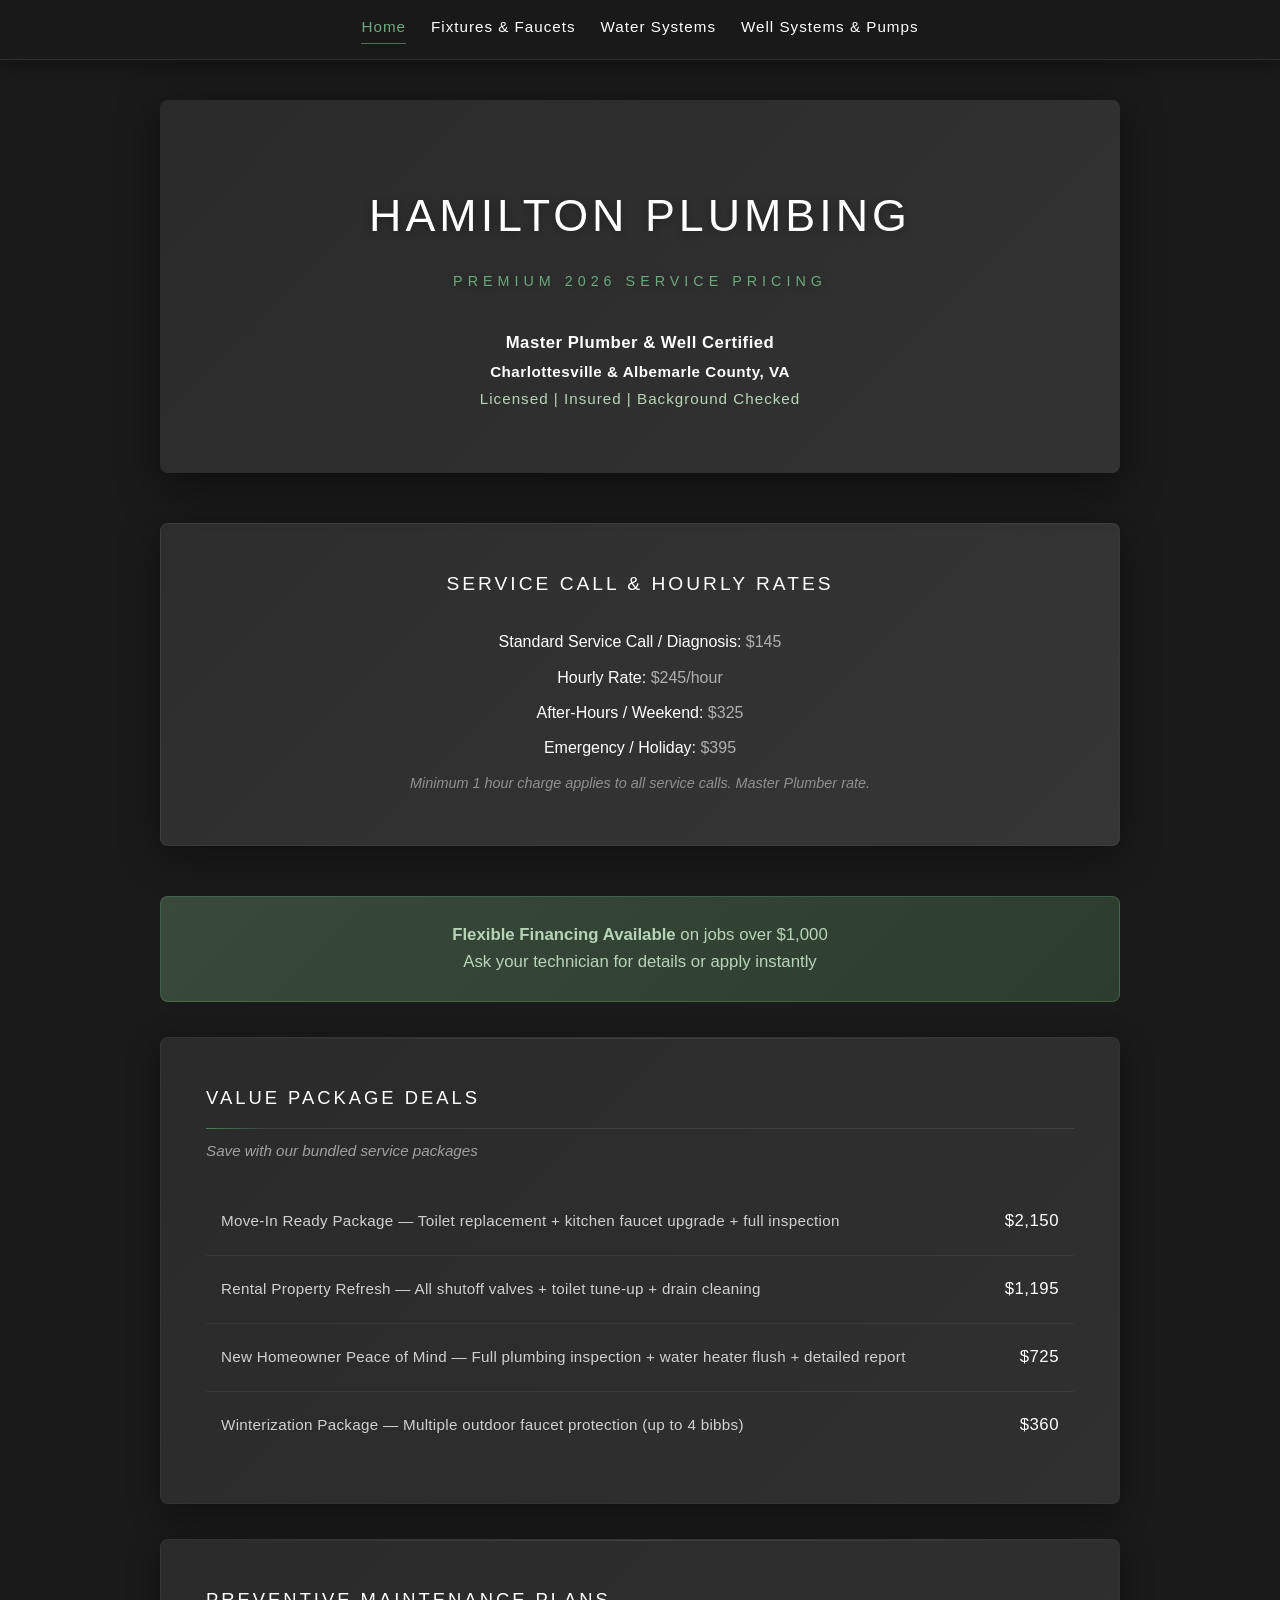
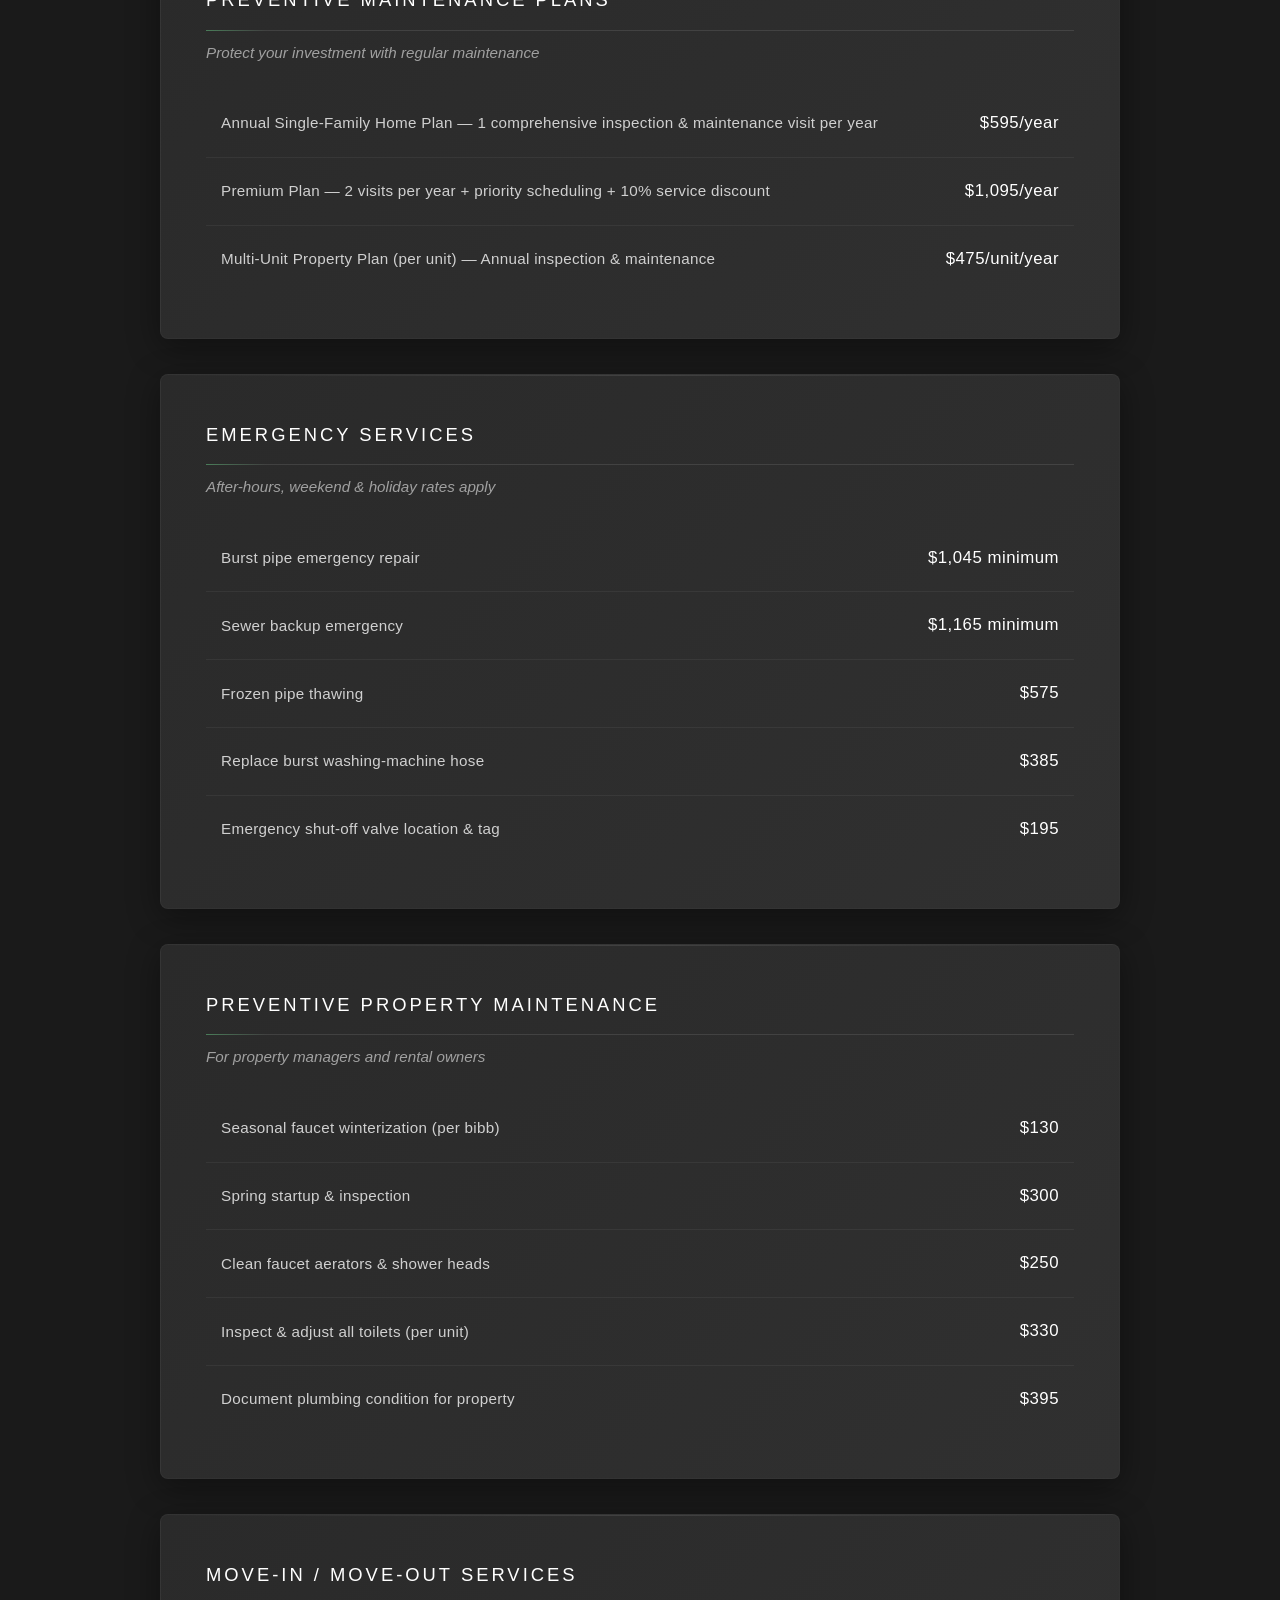
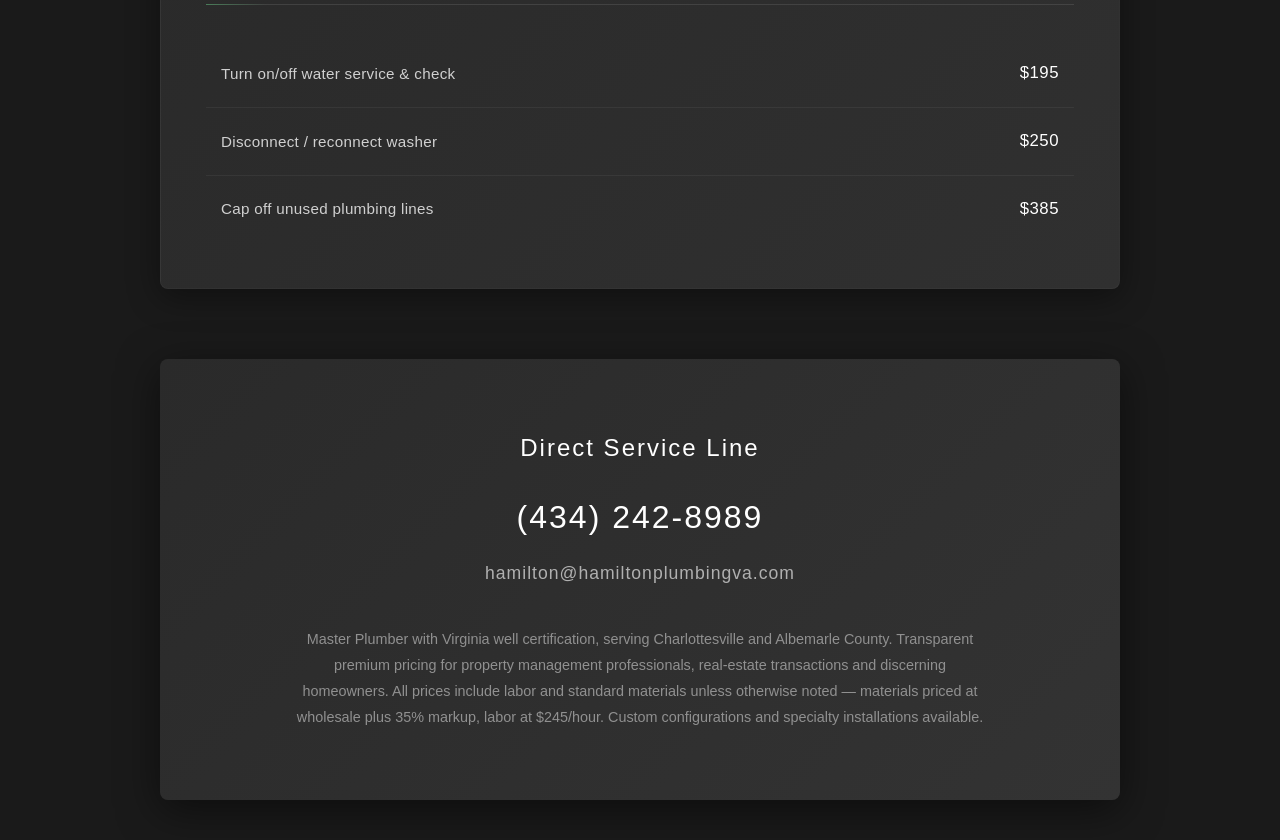
<file: index.html>
<!DOCTYPE html>
<!-- Hamilton Plumbing 2026 Premium Pricing – Modular structure + accurate researched rates -->
<html lang="en">
<head>
    <meta charset="UTF-8">
    <meta name="viewport" content="width=device-width, initial-scale=1.0">
    <title>Hamilton Plumbing &mdash; Service Pricing | Charlottesville &amp; Albemarle VA</title>
    <link rel="stylesheet" href="styles.css">
</head>
<body>
    <nav class="top-nav">
        <div class="nav-container">
            <a href="index.html" class="nav-link active">Home</a>
            <a href="fixtures.html" class="nav-link">Fixtures &amp; Faucets</a>
            <a href="water-systems.html" class="nav-link">Water Systems</a>
            <a href="well-systems.html" class="nav-link">Well Systems &amp; Pumps</a>
        </div>
    </nav>

    <div class="container">
        <div class="header">
            <h1>HAMILTON PLUMBING<span class="page-tag">Premium 2026 Service Pricing</span></h1>
            <div class="contact-info">
                <strong>Master Plumber &amp; Well Certified</strong><br>
                Charlottesville &amp; Albemarle County, VA<br>
                <span class="cert-line">Licensed | Insured | Background Checked</span>
            </div>
        </div>

        <div class="rate-structure">
            <h3>Service Call &amp; Hourly Rates</h3>
            <p>
                <strong>Standard Service Call / Diagnosis:</strong> $145<br>
                <strong>Hourly Rate:</strong> $245/hour<br>
                <strong>After-Hours / Weekend:</strong> $325<br>
                <strong>Emergency / Holiday:</strong> $395<br>
                <em>Minimum 1 hour charge applies to all service calls. Master Plumber rate.</em>
            </p>
        </div>

        <div class="financing-note">
            <p><strong>Flexible Financing Available</strong> on jobs over $1,000<br>
            Ask your technician for details or apply instantly</p>
        </div>

        <div class="pricing-section" id="packages">
            <div class="section-title">Value Package Deals</div>
            <div class="section-subtitle">Save with our bundled service packages</div>
            <div class="price-item">
                <span class="service-name">Move-In Ready Package &mdash; Toilet replacement + kitchen faucet upgrade + full inspection</span>
                <span class="price">$2,150</span>
            </div>
            <div class="price-item">
                <span class="service-name">Rental Property Refresh &mdash; All shutoff valves + toilet tune-up + drain cleaning</span>
                <span class="price">$1,195</span>
            </div>
            <div class="price-item">
                <span class="service-name">New Homeowner Peace of Mind &mdash; Full plumbing inspection + water heater flush + detailed report</span>
                <span class="price">$725</span>
            </div>
            <div class="price-item">
                <span class="service-name">Winterization Package &mdash; Multiple outdoor faucet protection (up to 4 bibbs)</span>
                <span class="price">$360</span>
            </div>
        </div>

        <div class="pricing-section" id="maintenance">
            <div class="section-title">Preventive Maintenance Plans</div>
            <div class="section-subtitle">Protect your investment with regular maintenance</div>
            <div class="price-item">
                <span class="service-name">Annual Single-Family Home Plan &mdash; 1 comprehensive inspection &amp; maintenance visit per year</span>
                <span class="price">$595/year</span>
            </div>
            <div class="price-item">
                <span class="service-name">Premium Plan &mdash; 2 visits per year + priority scheduling + 10% service discount</span>
                <span class="price">$1,095/year</span>
            </div>
            <div class="price-item">
                <span class="service-name">Multi-Unit Property Plan (per unit) &mdash; Annual inspection &amp; maintenance</span>
                <span class="price">$475/unit/year</span>
            </div>
        </div>

        <div class="pricing-section" id="emergency">
            <div class="section-title">Emergency Services</div>
            <div class="section-subtitle">After-hours, weekend &amp; holiday rates apply</div>
            <div class="price-item">
                <span class="service-name">Burst pipe emergency repair</span>
                <span class="price">$1,045 minimum</span>
            </div>
            <div class="price-item">
                <span class="service-name">Sewer backup emergency</span>
                <span class="price">$1,165 minimum</span>
            </div>
            <div class="price-item">
                <span class="service-name">Frozen pipe thawing</span>
                <span class="price">$575</span>
            </div>
            <div class="price-item">
                <span class="service-name">Replace burst washing-machine hose</span>
                <span class="price">$385</span>
            </div>
            <div class="price-item">
                <span class="service-name">Emergency shut-off valve location &amp; tag</span>
                <span class="price">$195</span>
            </div>
        </div>

        <div class="pricing-section" id="property-maintenance">
            <div class="section-title">Preventive Property Maintenance</div>
            <div class="section-subtitle">For property managers and rental owners</div>
            <div class="price-item">
                <span class="service-name">Seasonal faucet winterization (per bibb)</span>
                <span class="price">$130</span>
            </div>
            <div class="price-item">
                <span class="service-name">Spring startup &amp; inspection</span>
                <span class="price">$300</span>
            </div>
            <div class="price-item">
                <span class="service-name">Clean faucet aerators &amp; shower heads</span>
                <span class="price">$250</span>
            </div>
            <div class="price-item">
                <span class="service-name">Inspect &amp; adjust all toilets (per unit)</span>
                <span class="price">$330</span>
            </div>
            <div class="price-item">
                <span class="service-name">Document plumbing condition for property</span>
                <span class="price">$395</span>
            </div>
        </div>

        <div class="pricing-section" id="move-in-out">
            <div class="section-title">Move-In / Move-Out Services</div>
            <div class="price-item">
                <span class="service-name">Turn on/off water service &amp; check</span>
                <span class="price">$195</span>
            </div>
            <div class="price-item">
                <span class="service-name">Disconnect / reconnect washer</span>
                <span class="price">$250</span>
            </div>
            <div class="price-item">
                <span class="service-name">Cap off unused plumbing lines</span>
                <span class="price">$385</span>
            </div>
        </div>

        <div class="footer">
            <h3>Direct Service Line</h3>
            <div class="phone-number">(434) 242-8989</div>
            <div class="email">hamilton@hamiltonplumbingva.com</div>

            <div class="note">
                Master Plumber with Virginia well certification, serving Charlottesville and Albemarle County.
                Transparent premium pricing for property management professionals, real-estate transactions and discerning homeowners.
                All prices include labor and standard materials unless otherwise noted &mdash;
                materials priced at wholesale plus 35% markup, labor at $245/hour. Custom configurations and specialty installations available.
            </div>
        </div>
    </div>
</body>
</html>
</file>
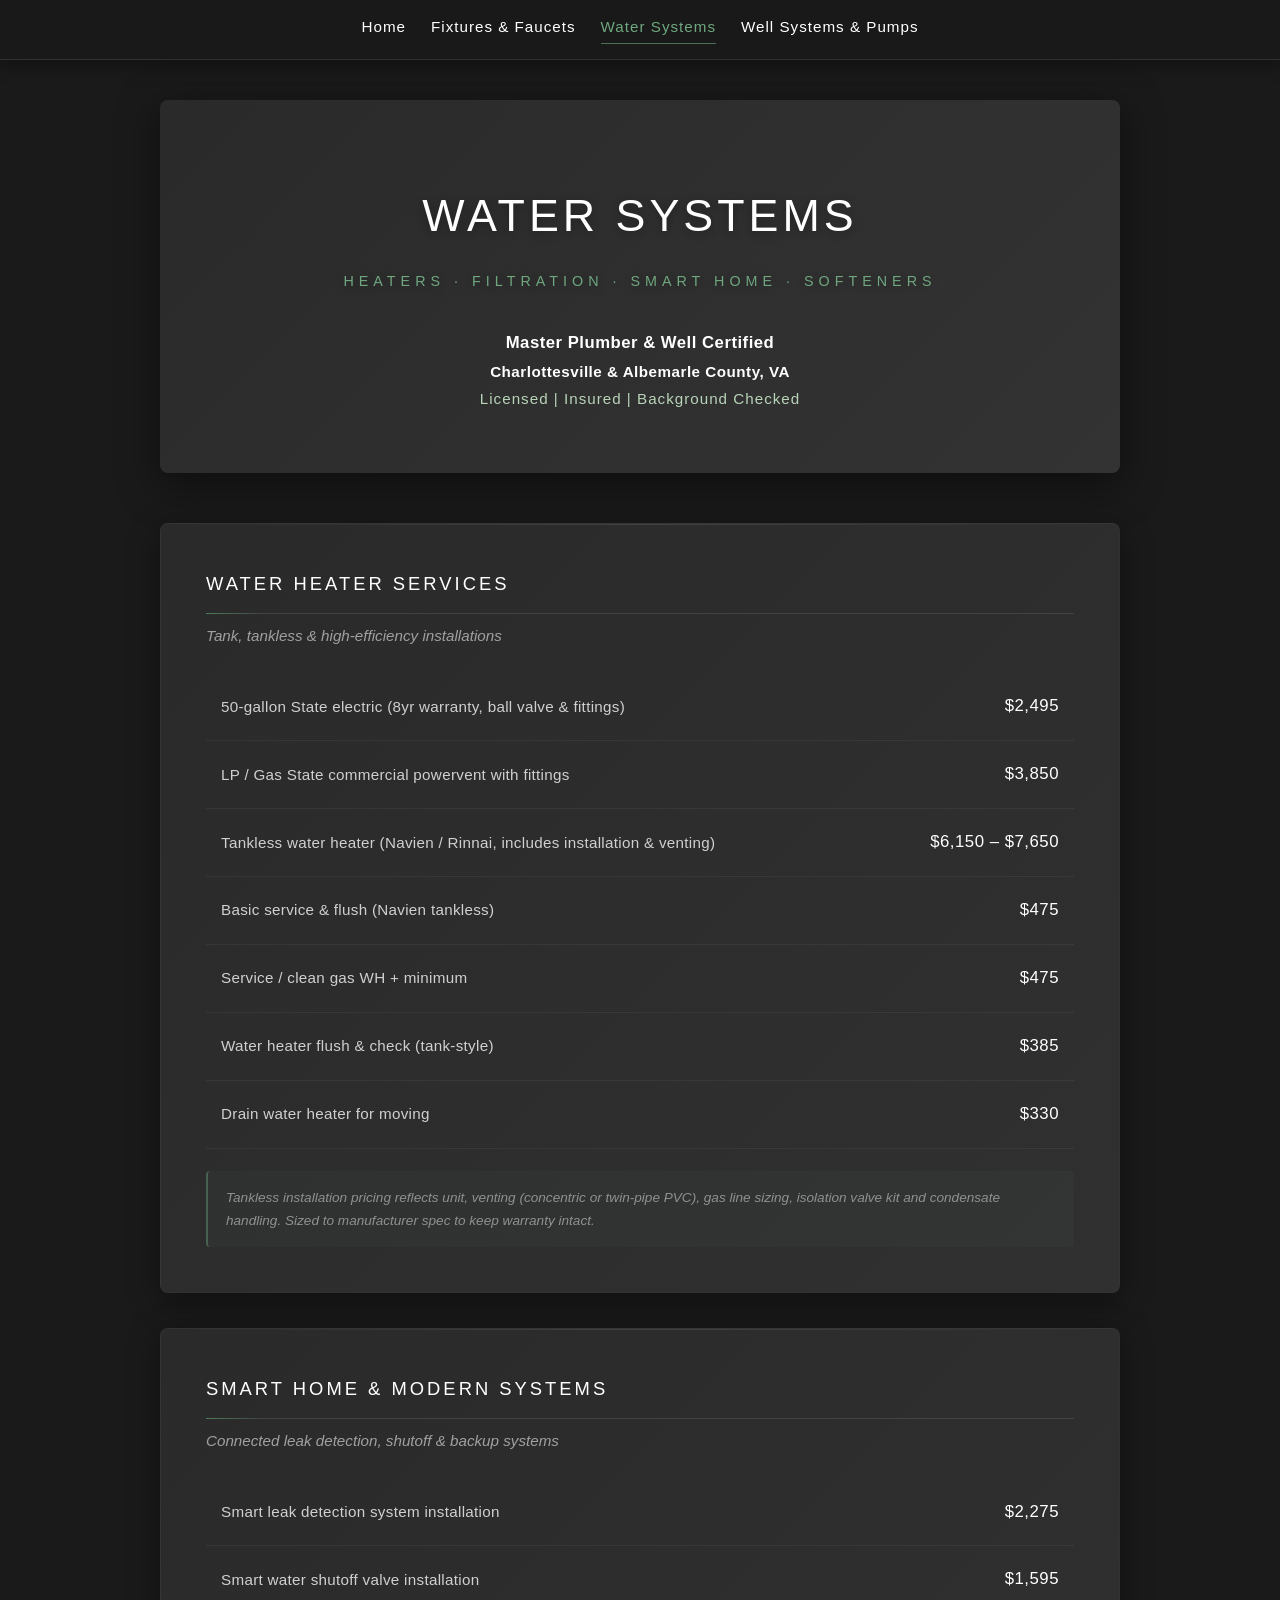
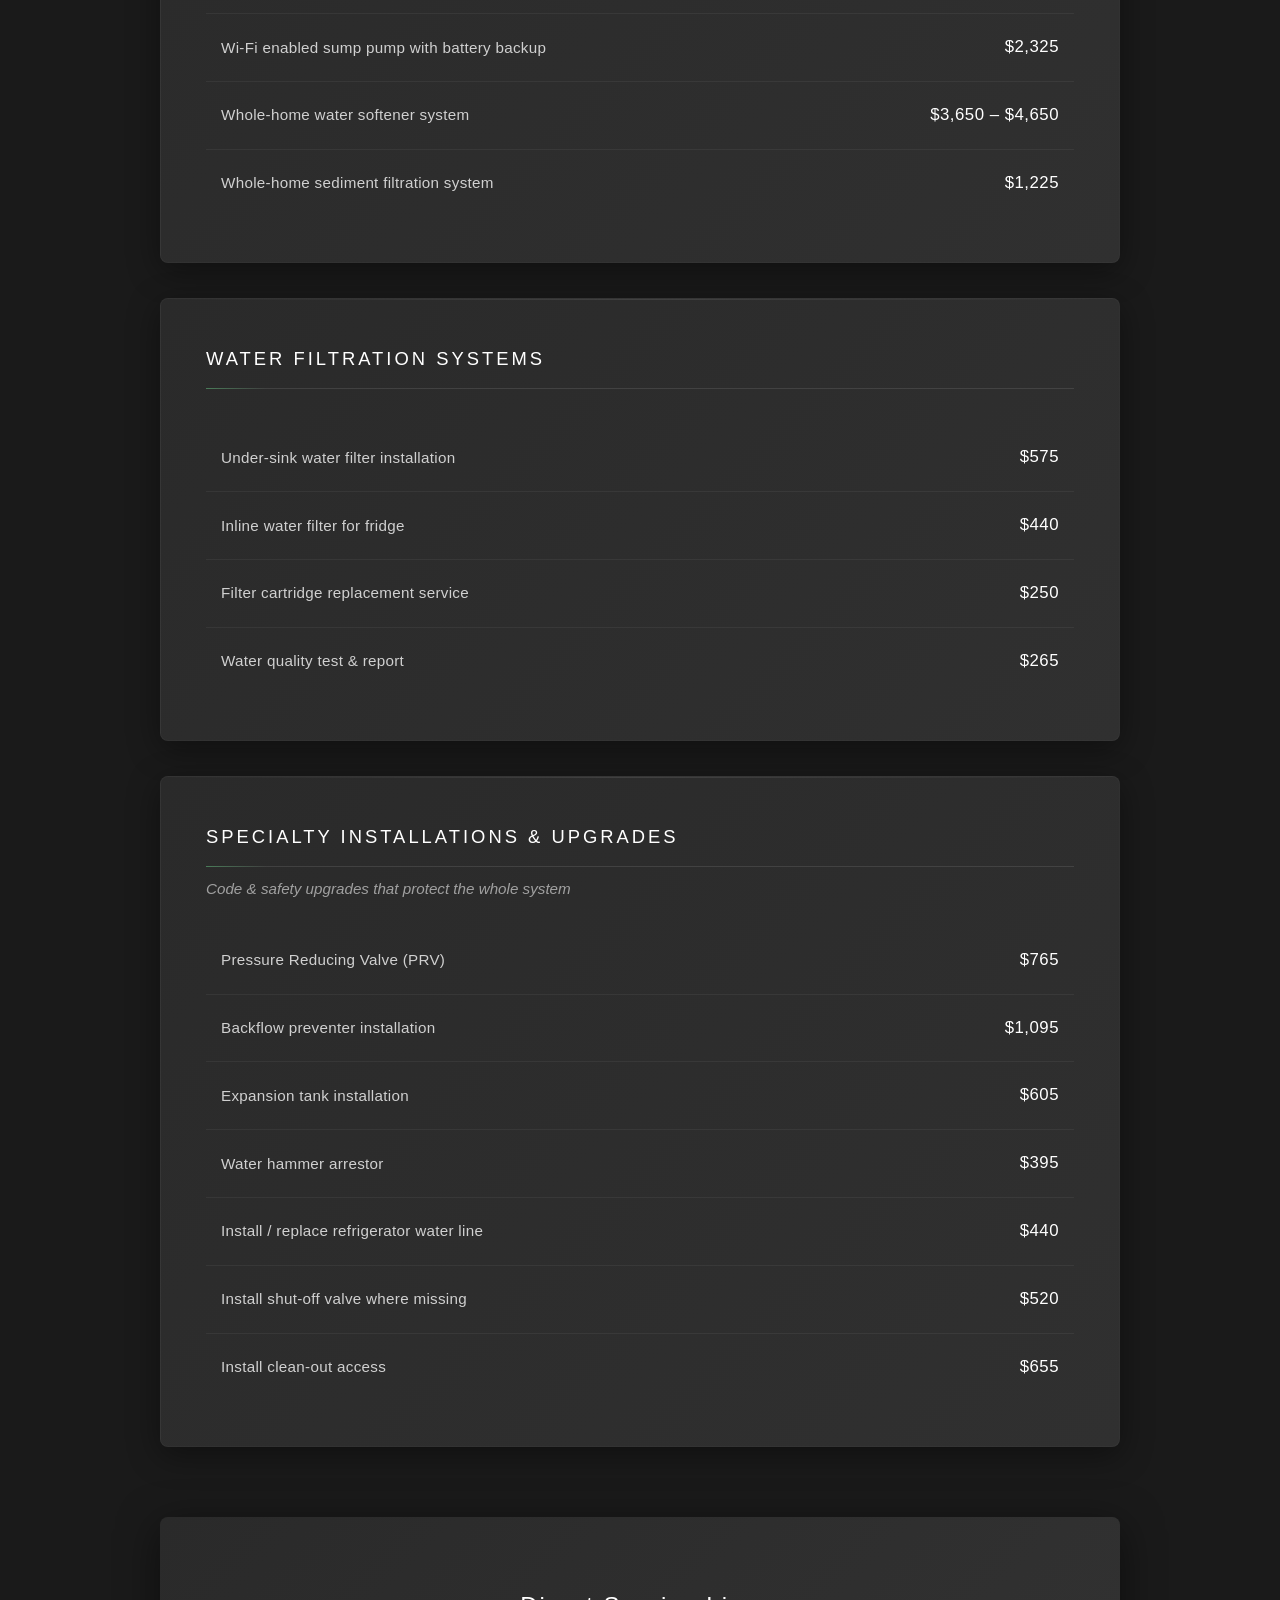
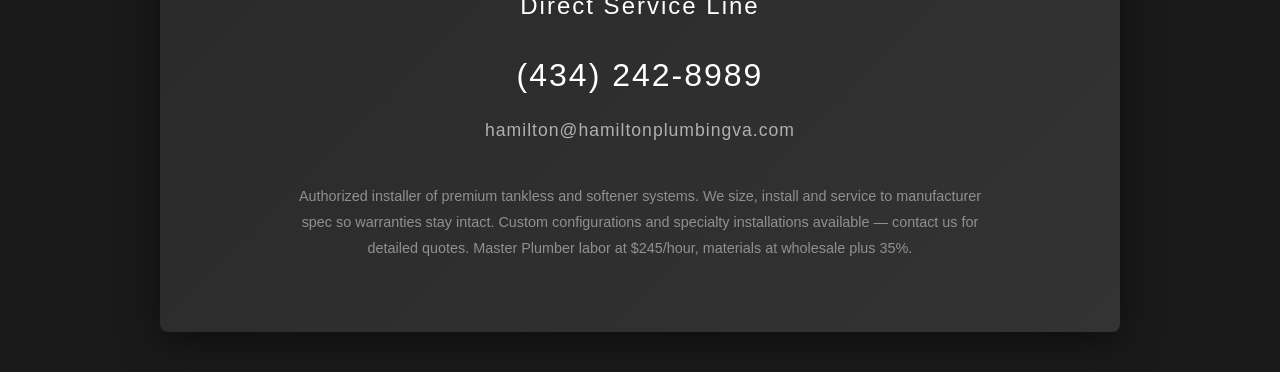
<file: water-systems.html>
<!DOCTYPE html>
<!-- Hamilton Plumbing 2026 Premium Pricing – Modular structure + accurate researched rates -->
<html lang="en">
<head>
    <meta charset="UTF-8">
    <meta name="viewport" content="width=device-width, initial-scale=1.0">
    <title>Water Heaters, Filtration &amp; Smart Systems &mdash; Hamilton Plumbing</title>
    <link rel="stylesheet" href="styles.css">
</head>
<body>
    <nav class="top-nav">
        <div class="nav-container">
            <a href="index.html" class="nav-link">Home</a>
            <a href="fixtures.html" class="nav-link">Fixtures &amp; Faucets</a>
            <a href="water-systems.html" class="nav-link active">Water Systems</a>
            <a href="well-systems.html" class="nav-link">Well Systems &amp; Pumps</a>
        </div>
    </nav>

    <div class="container">
        <div class="header">
            <h1>WATER SYSTEMS<span class="page-tag">Heaters &middot; Filtration &middot; Smart Home &middot; Softeners</span></h1>
            <div class="contact-info">
                <strong>Master Plumber &amp; Well Certified</strong><br>
                Charlottesville &amp; Albemarle County, VA<br>
                <span class="cert-line">Licensed | Insured | Background Checked</span>
            </div>
        </div>

        <div class="pricing-section" id="water-heaters">
            <div class="section-title">Water Heater Services</div>
            <div class="section-subtitle">Tank, tankless &amp; high-efficiency installations</div>
            <div class="price-item">
                <span class="service-name">50-gallon State electric (8yr warranty, ball valve &amp; fittings)</span>
                <span class="price">$2,495</span>
            </div>
            <div class="price-item">
                <span class="service-name">LP / Gas State commercial powervent with fittings</span>
                <span class="price">$3,850</span>
            </div>
            <div class="price-item">
                <span class="service-name">Tankless water heater (Navien / Rinnai, includes installation &amp; venting)</span>
                <span class="price">$6,150 &ndash; $7,650</span>
            </div>
            <div class="price-item">
                <span class="service-name">Basic service &amp; flush (Navien tankless)</span>
                <span class="price">$475</span>
            </div>
            <div class="price-item">
                <span class="service-name">Service / clean gas WH + minimum</span>
                <span class="price">$475</span>
            </div>
            <div class="price-item">
                <span class="service-name">Water heater flush &amp; check (tank-style)</span>
                <span class="price">$385</span>
            </div>
            <div class="price-item">
                <span class="service-name">Drain water heater for moving</span>
                <span class="price">$330</span>
            </div>
            <p class="range-note">
                Tankless installation pricing reflects unit, venting (concentric or twin-pipe PVC), gas line sizing,
                isolation valve kit and condensate handling. Sized to manufacturer spec to keep warranty intact.
            </p>
        </div>

        <div class="pricing-section" id="smart-home">
            <div class="section-title">Smart Home &amp; Modern Systems</div>
            <div class="section-subtitle">Connected leak detection, shutoff &amp; backup systems</div>
            <div class="price-item">
                <span class="service-name">Smart leak detection system installation</span>
                <span class="price">$2,275</span>
            </div>
            <div class="price-item">
                <span class="service-name">Smart water shutoff valve installation</span>
                <span class="price">$1,595</span>
            </div>
            <div class="price-item">
                <span class="service-name">Wi-Fi enabled sump pump with battery backup</span>
                <span class="price">$2,325</span>
            </div>
            <div class="price-item">
                <span class="service-name">Whole-home water softener system</span>
                <span class="price">$3,650 &ndash; $4,650</span>
            </div>
            <div class="price-item">
                <span class="service-name">Whole-home sediment filtration system</span>
                <span class="price">$1,225</span>
            </div>
        </div>

        <div class="pricing-section" id="filtration">
            <div class="section-title">Water Filtration Systems</div>
            <div class="price-item">
                <span class="service-name">Under-sink water filter installation</span>
                <span class="price">$575</span>
            </div>
            <div class="price-item">
                <span class="service-name">Inline water filter for fridge</span>
                <span class="price">$440</span>
            </div>
            <div class="price-item">
                <span class="service-name">Filter cartridge replacement service</span>
                <span class="price">$250</span>
            </div>
            <div class="price-item">
                <span class="service-name">Water quality test &amp; report</span>
                <span class="price">$265</span>
            </div>
        </div>

        <div class="pricing-section" id="specialty">
            <div class="section-title">Specialty Installations &amp; Upgrades</div>
            <div class="section-subtitle">Code &amp; safety upgrades that protect the whole system</div>
            <div class="price-item">
                <span class="service-name">Pressure Reducing Valve (PRV)</span>
                <span class="price">$765</span>
            </div>
            <div class="price-item">
                <span class="service-name">Backflow preventer installation</span>
                <span class="price">$1,095</span>
            </div>
            <div class="price-item">
                <span class="service-name">Expansion tank installation</span>
                <span class="price">$605</span>
            </div>
            <div class="price-item">
                <span class="service-name">Water hammer arrestor</span>
                <span class="price">$395</span>
            </div>
            <div class="price-item">
                <span class="service-name">Install / replace refrigerator water line</span>
                <span class="price">$440</span>
            </div>
            <div class="price-item">
                <span class="service-name">Install shut-off valve where missing</span>
                <span class="price">$520</span>
            </div>
            <div class="price-item">
                <span class="service-name">Install clean-out access</span>
                <span class="price">$655</span>
            </div>
        </div>

        <div class="footer">
            <h3>Direct Service Line</h3>
            <div class="phone-number">(434) 242-8989</div>
            <div class="email">hamilton@hamiltonplumbingva.com</div>

            <div class="note">
                Authorized installer of premium tankless and softener systems. We size, install and service to manufacturer spec
                so warranties stay intact. Custom configurations and specialty installations available &mdash; contact us for detailed quotes.
                Master Plumber labor at $245/hour, materials at wholesale plus 35%.
            </div>
        </div>
    </div>
</body>
</html>
</file>
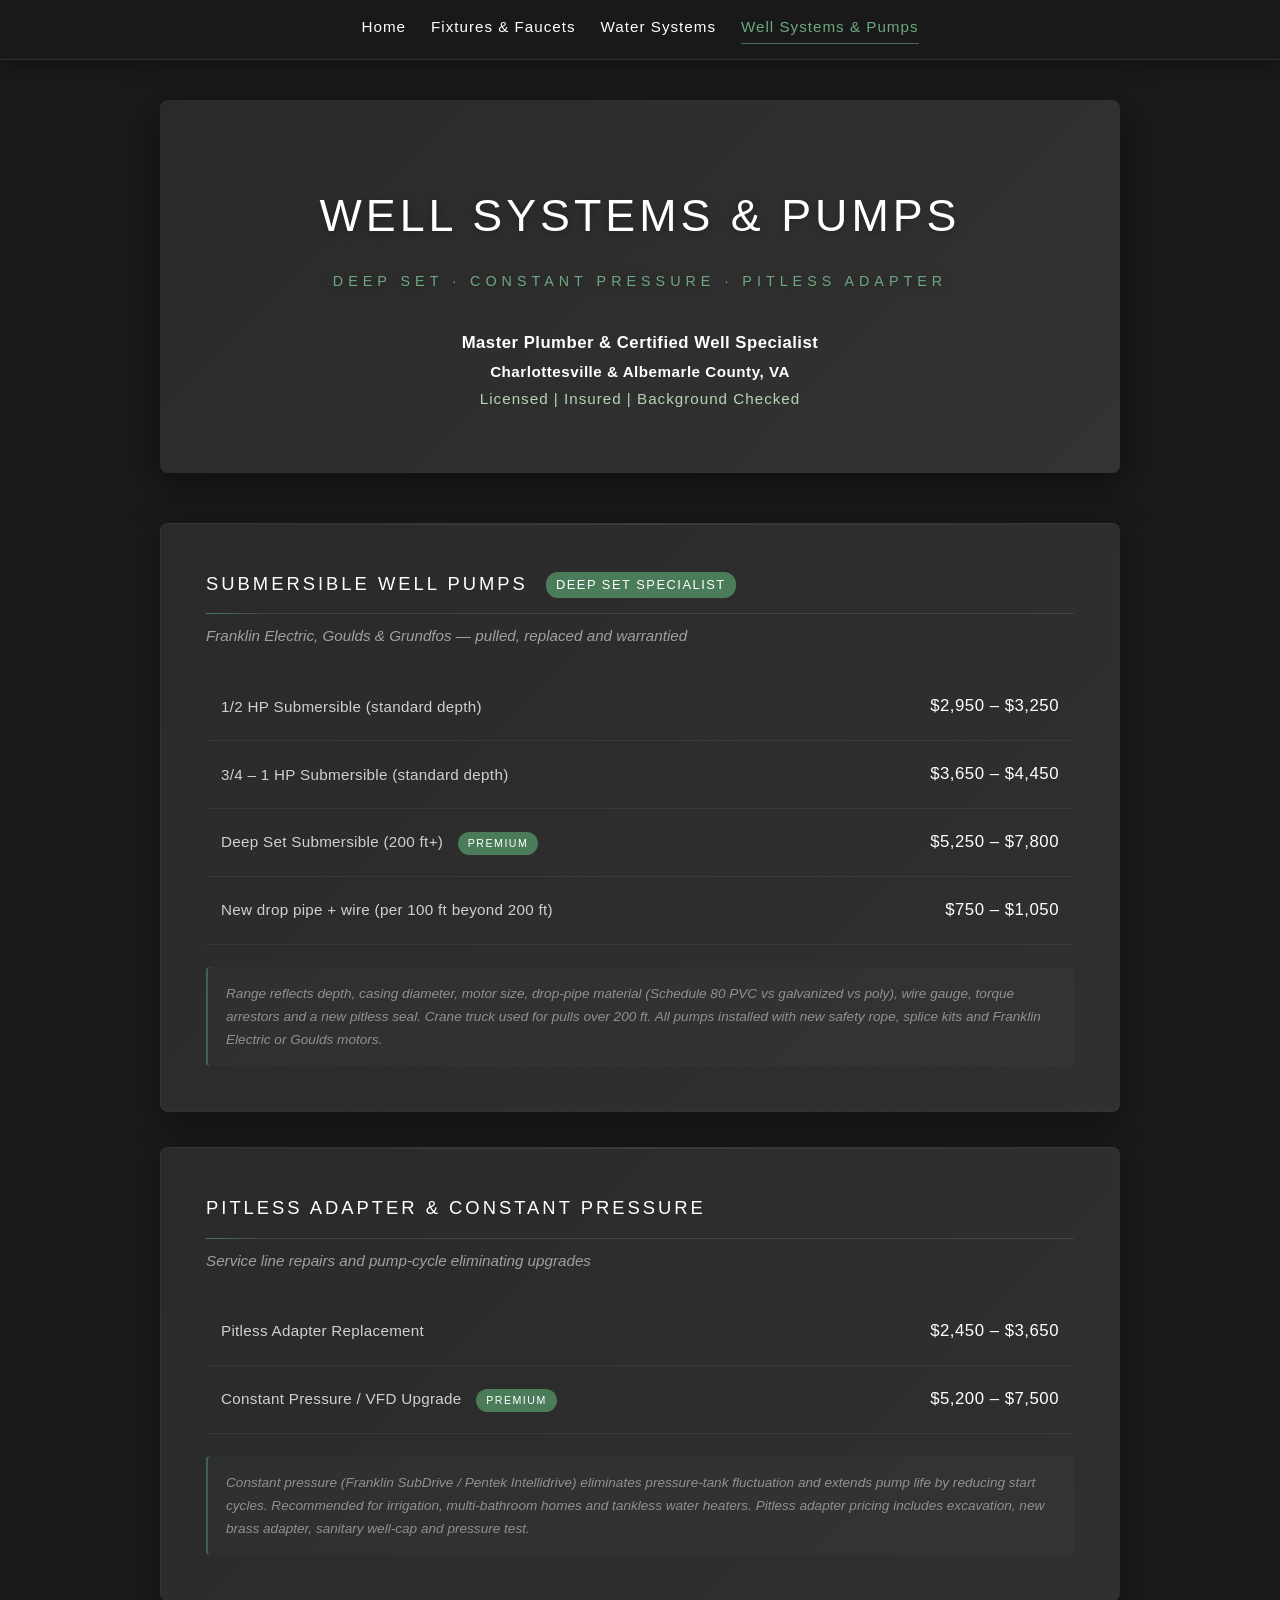
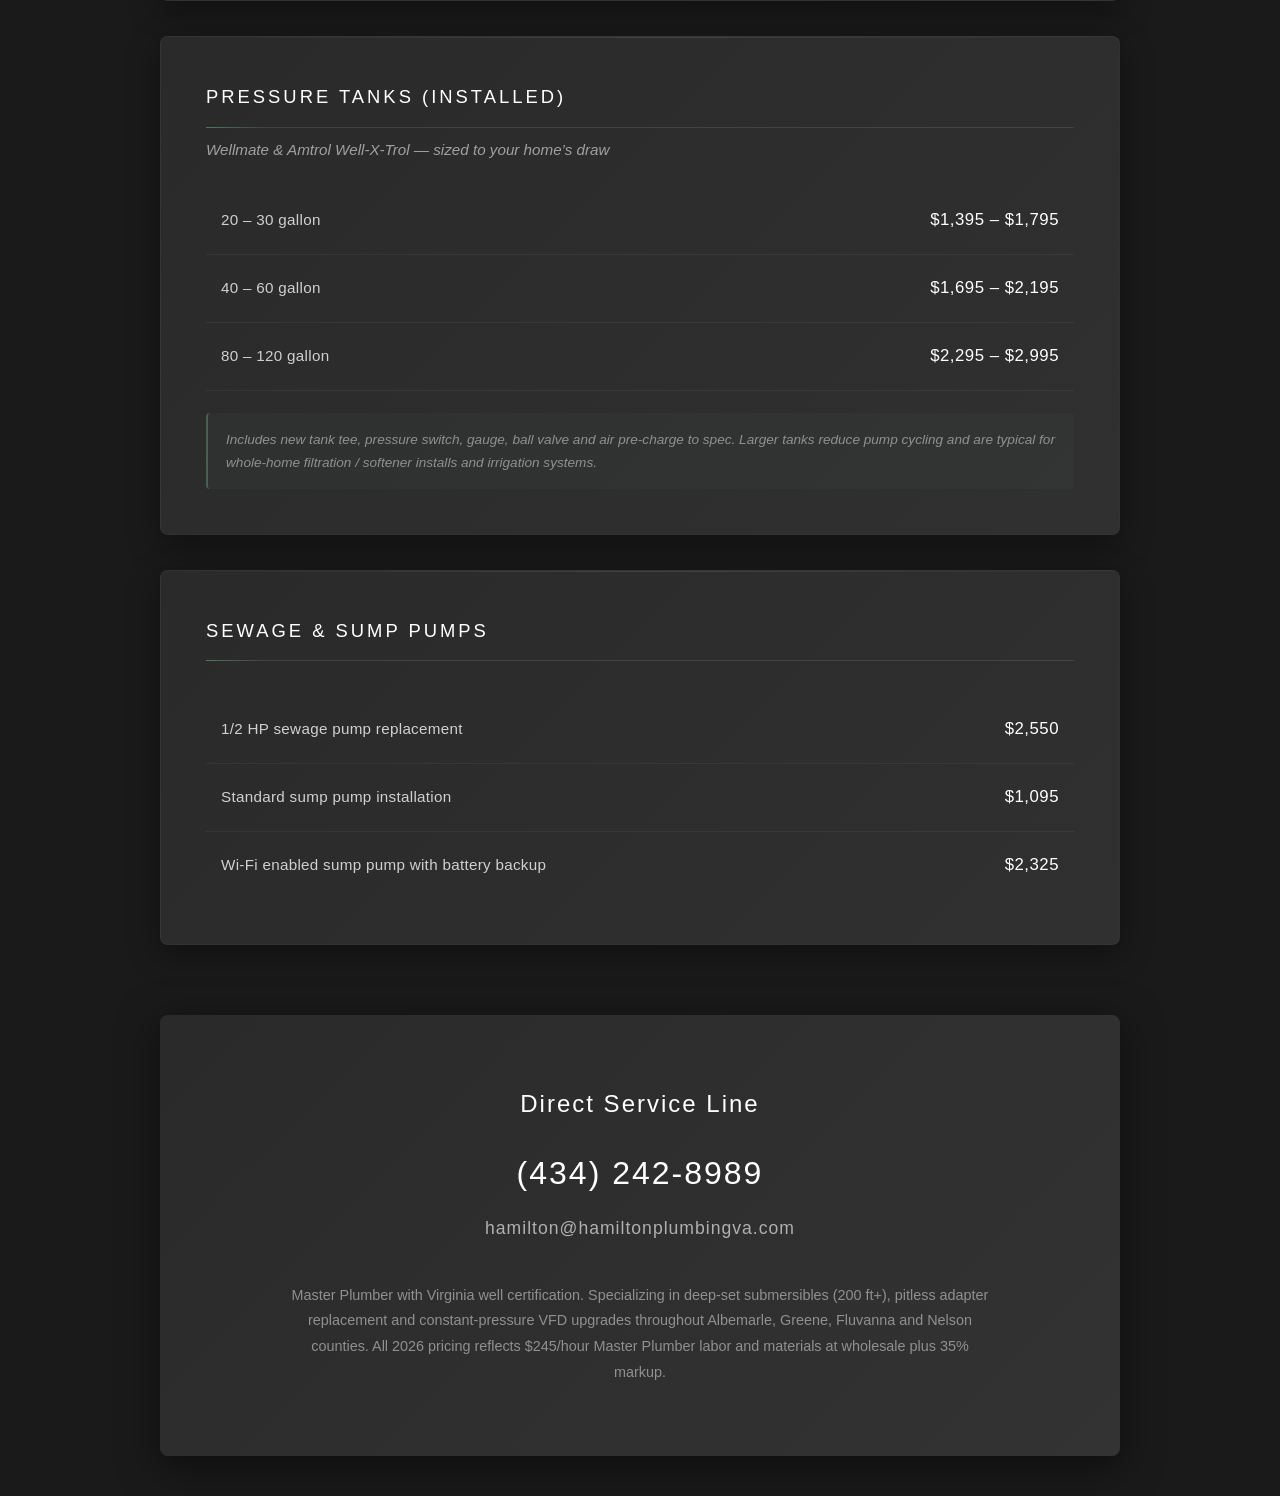
<file: well-systems.html>
<!DOCTYPE html>
<!-- Hamilton Plumbing 2026 Premium Pricing – Modular structure + accurate researched rates -->
<html lang="en">
<head>
    <meta charset="UTF-8">
    <meta name="viewport" content="width=device-width, initial-scale=1.0">
    <title>Pumps &amp; Well Systems &mdash; Hamilton Plumbing | Deep Set Specialist</title>
    <link rel="stylesheet" href="styles.css">
</head>
<body>
    <nav class="top-nav">
        <div class="nav-container">
            <a href="index.html" class="nav-link">Home</a>
            <a href="fixtures.html" class="nav-link">Fixtures &amp; Faucets</a>
            <a href="water-systems.html" class="nav-link">Water Systems</a>
            <a href="well-systems.html" class="nav-link active">Well Systems &amp; Pumps</a>
        </div>
    </nav>

    <div class="container">
        <div class="header">
            <h1>WELL SYSTEMS &amp; PUMPS<span class="page-tag">Deep Set &middot; Constant Pressure &middot; Pitless Adapter</span></h1>
            <div class="contact-info">
                <strong>Master Plumber &amp; Certified Well Specialist</strong><br>
                Charlottesville &amp; Albemarle County, VA<br>
                <span class="cert-line">Licensed | Insured | Background Checked</span>
            </div>
        </div>

        <div class="pricing-section" id="submersible">
            <div class="section-title">Submersible Well Pumps <span class="premium-badge">Deep Set Specialist</span></div>
            <div class="section-subtitle">Franklin Electric, Goulds &amp; Grundfos &mdash; pulled, replaced and warrantied</div>
            <div class="price-item">
                <span class="service-name">1/2 HP Submersible (standard depth)</span>
                <span class="price">$2,950 &ndash; $3,250</span>
            </div>
            <div class="price-item">
                <span class="service-name">3/4 &ndash; 1 HP Submersible (standard depth)</span>
                <span class="price">$3,650 &ndash; $4,450</span>
            </div>
            <div class="price-item">
                <span class="service-name">Deep Set Submersible (200 ft+) <span class="premium-badge">Premium</span></span>
                <span class="price">$5,250 &ndash; $7,800</span>
            </div>
            <div class="price-item">
                <span class="service-name">New drop pipe + wire (per 100 ft beyond 200 ft)</span>
                <span class="price">$750 &ndash; $1,050</span>
            </div>
            <p class="range-note">
                Range reflects depth, casing diameter, motor size, drop-pipe material (Schedule 80 PVC vs galvanized vs poly),
                wire gauge, torque arrestors and a new pitless seal. Crane truck used for pulls over 200 ft.
                All pumps installed with new safety rope, splice kits and Franklin Electric or Goulds motors.
            </p>
        </div>

        <div class="pricing-section" id="pitless-vfd">
            <div class="section-title">Pitless Adapter &amp; Constant Pressure</div>
            <div class="section-subtitle">Service line repairs and pump-cycle eliminating upgrades</div>
            <div class="price-item">
                <span class="service-name">Pitless Adapter Replacement</span>
                <span class="price">$2,450 &ndash; $3,650</span>
            </div>
            <div class="price-item">
                <span class="service-name">Constant Pressure / VFD Upgrade <span class="premium-badge">Premium</span></span>
                <span class="price">$5,200 &ndash; $7,500</span>
            </div>
            <p class="range-note">
                Constant pressure (Franklin SubDrive / Pentek Intellidrive) eliminates pressure-tank fluctuation and
                extends pump life by reducing start cycles. Recommended for irrigation, multi-bathroom homes and tankless water heaters.
                Pitless adapter pricing includes excavation, new brass adapter, sanitary well-cap and pressure test.
            </p>
        </div>

        <div class="pricing-section" id="pressure-tanks">
            <div class="section-title">Pressure Tanks (Installed)</div>
            <div class="section-subtitle">Wellmate &amp; Amtrol Well-X-Trol &mdash; sized to your home&rsquo;s draw</div>
            <div class="price-item">
                <span class="service-name">20 &ndash; 30 gallon</span>
                <span class="price">$1,395 &ndash; $1,795</span>
            </div>
            <div class="price-item">
                <span class="service-name">40 &ndash; 60 gallon</span>
                <span class="price">$1,695 &ndash; $2,195</span>
            </div>
            <div class="price-item">
                <span class="service-name">80 &ndash; 120 gallon</span>
                <span class="price">$2,295 &ndash; $2,995</span>
            </div>
            <p class="range-note">
                Includes new tank tee, pressure switch, gauge, ball valve and air pre-charge to spec.
                Larger tanks reduce pump cycling and are typical for whole-home filtration / softener installs and irrigation systems.
            </p>
        </div>

        <div class="pricing-section" id="sewage-sump">
            <div class="section-title">Sewage &amp; Sump Pumps</div>
            <div class="price-item">
                <span class="service-name">1/2 HP sewage pump replacement</span>
                <span class="price">$2,550</span>
            </div>
            <div class="price-item">
                <span class="service-name">Standard sump pump installation</span>
                <span class="price">$1,095</span>
            </div>
            <div class="price-item">
                <span class="service-name">Wi-Fi enabled sump pump with battery backup</span>
                <span class="price">$2,325</span>
            </div>
        </div>

        <div class="footer">
            <h3>Direct Service Line</h3>
            <div class="phone-number">(434) 242-8989</div>
            <div class="email">hamilton@hamiltonplumbingva.com</div>

            <div class="note">
                Master Plumber with Virginia well certification. Specializing in deep-set submersibles (200 ft+),
                pitless adapter replacement and constant-pressure VFD upgrades throughout Albemarle, Greene, Fluvanna and Nelson counties.
                All 2026 pricing reflects $245/hour Master Plumber labor and materials at wholesale plus 35% markup.
            </div>
        </div>
    </div>
</body>
</html>
</file>
<file: styles.css>
/* Hamilton Plumbing 2026 Premium Pricing – Modular structure + accurate researched rates */

* {
    margin: 0;
    padding: 0;
    box-sizing: border-box;
}

html {
    scroll-behavior: smooth;
    scroll-padding-top: 80px;
}

body {
    font-family: 'Raleway', -apple-system, BlinkMacSystemFont, 'Segoe UI', Roboto, sans-serif;
    background: #1a1a1a;
    min-height: 100vh;
    color: #e0e0e0;
    line-height: 1.6;
}

/* ---------- Sticky Top Navigation ---------- */
.top-nav {
    position: sticky;
    top: 0;
    background: rgba(26, 26, 26, 0.95);
    backdrop-filter: blur(10px);
    -webkit-backdrop-filter: blur(10px);
    z-index: 100;
    padding: 15px 0;
    box-shadow: 0 4px 20px rgba(0, 0, 0, 0.4);
    border-bottom: 1px solid rgba(255, 255, 255, 0.1);
}

.nav-container {
    max-width: 1000px;
    margin: 0 auto;
    padding: 0 20px;
    display: flex;
    justify-content: center;
    gap: 25px;
    flex-wrap: wrap;
}

.nav-link {
    color: #ffffff;
    text-decoration: none;
    font-weight: 400;
    letter-spacing: 1px;
    font-size: 0.95em;
    transition: color 0.3s;
    padding-bottom: 4px;
    border-bottom: 1px solid transparent;
}

.nav-link:hover {
    color: #6fa77f;
}

.nav-link.active {
    color: #6fa77f;
    border-bottom-color: rgba(111, 167, 127, 0.6);
}

/* ---------- Layout ---------- */
.container {
    max-width: 1000px;
    margin: 0 auto;
    padding: 40px 20px;
}

/* ---------- Page Header / Hero ---------- */
.header {
    text-align: center;
    padding: 80px 40px 60px;
    background: linear-gradient(135deg, #2a2a2a 0%, #333333 100%);
    border-radius: 8px;
    margin-bottom: 50px;
    box-shadow: 0 10px 40px rgba(0, 0, 0, 0.5);
    position: relative;
    overflow: hidden;
}

.header::before {
    content: '';
    position: absolute;
    top: 0;
    left: -100%;
    width: 100%;
    height: 100%;
    background: linear-gradient(90deg, transparent, rgba(255, 255, 255, 0.03), transparent);
    animation: shimmer 8s infinite;
}

@keyframes shimmer {
    0% { left: -100%; }
    50% { left: 100%; }
    100% { left: 100%; }
}

.header h1 {
    font-size: 2.8em;
    font-weight: 200;
    letter-spacing: 4px;
    color: #ffffff;
    margin-bottom: 35px;
    text-shadow: 0 2px 10px rgba(0, 0, 0, 0.3);
}

.header h1 .page-tag {
    display: block;
    font-size: 0.32em;
    letter-spacing: 5px;
    color: #6fa77f;
    margin-top: 18px;
    text-transform: uppercase;
    font-weight: 300;
}

.contact-info {
    color: #ffffff;
    font-size: 0.95em;
    line-height: 1.8;
    letter-spacing: 0.5px;
    font-weight: 600;
}

.contact-info strong {
    color: #ffffff;
    font-weight: 600;
    font-size: 1.1em;
}

.cert-line {
    color: #b8d4b8;
    font-weight: 400;
    letter-spacing: 1px;
}

/* ---------- Rate Structure Block ---------- */
.rate-structure {
    background: linear-gradient(135deg, #2d2d2d, #363636);
    padding: 45px;
    margin: 50px 0;
    text-align: center;
    border-radius: 8px;
    box-shadow: 0 10px 40px rgba(0, 0, 0, 0.4);
    border: 1px solid rgba(255, 255, 255, 0.05);
}

.rate-structure h3 {
    font-size: 1.2em;
    font-weight: 300;
    margin-bottom: 25px;
    color: #ffffff;
    text-transform: uppercase;
    letter-spacing: 3px;
}

.rate-structure p {
    color: #b0b0b0;
    line-height: 2.2;
    font-size: 1em;
}

.rate-structure strong {
    color: #ffffff;
    font-weight: 400;
}

.rate-structure em {
    color: #909090;
    font-size: 0.9em;
}

/* ---------- Financing Note ---------- */
.financing-note {
    background: linear-gradient(135deg, #3a4a3a, #2d3d2d);
    padding: 25px 35px;
    margin: 35px 0;
    text-align: center;
    border-radius: 8px;
    border: 1px solid rgba(111, 167, 127, 0.3);
}

.financing-note p {
    color: #b8d4b8;
    font-size: 1.05em;
    font-weight: 400;
}

/* ---------- Pricing Sections ---------- */
.pricing-section {
    background: linear-gradient(135deg, #2a2a2a, #303030);
    padding: 45px;
    margin-bottom: 35px;
    box-shadow: 0 8px 32px rgba(0, 0, 0, 0.4);
    border-radius: 8px;
    transition: all 0.3s ease;
    border: 1px solid rgba(255, 255, 255, 0.03);
    position: relative;
    overflow: hidden;
}

.pricing-section::after {
    content: '';
    position: absolute;
    top: 0;
    left: 0;
    right: 0;
    height: 1px;
    background: linear-gradient(90deg, transparent, rgba(255, 255, 255, 0.1), transparent);
}

.pricing-section:hover {
    transform: translateY(-3px);
    box-shadow: 0 12px 48px rgba(0, 0, 0, 0.6);
    background: linear-gradient(135deg, #2d2d2d, #333333);
}

.section-title {
    font-size: 1.15em;
    font-weight: 300;
    color: #ffffff;
    margin-bottom: 35px;
    text-transform: uppercase;
    letter-spacing: 3px;
    padding-bottom: 15px;
    border-bottom: 1px solid rgba(255, 255, 255, 0.1);
    position: relative;
}

.section-title::after {
    content: '';
    position: absolute;
    bottom: -1px;
    left: 0;
    width: 60px;
    height: 1px;
    background: linear-gradient(90deg, #4a7c59, transparent);
}

.section-subtitle {
    font-size: 0.95em;
    font-weight: 400;
    color: #a0a0a0;
    font-style: italic;
    margin-top: -25px;
    margin-bottom: 25px;
}

/* ---------- Price Items ---------- */
.price-item {
    display: flex;
    justify-content: space-between;
    align-items: center;
    padding: 20px 15px;
    border-bottom: 1px solid rgba(255, 255, 255, 0.05);
    transition: all 0.3s ease;
    position: relative;
    overflow: hidden;
}

.price-item::before {
    content: '';
    position: absolute;
    left: 0;
    top: 0;
    width: 0;
    height: 100%;
    background: linear-gradient(90deg, transparent, rgba(255, 255, 255, 0.02));
    transition: width 0.3s ease;
}

.price-item:hover::before {
    width: 100%;
}

.price-item:hover {
    padding-left: 25px;
    background: rgba(255, 255, 255, 0.02);
}

.price-item:hover .price {
    color: #6fa77f;
    text-shadow: 0 0 20px rgba(111, 167, 127, 0.3);
}

.price-item:last-child {
    border-bottom: none;
}

.service-name {
    font-weight: 300;
    color: #d0d0d0;
    flex: 1;
    font-size: 0.95em;
    letter-spacing: 0.3px;
    padding-right: 15px;
}

.price {
    font-weight: 400;
    color: #ffffff;
    font-size: 1.05em;
    margin-left: 20px;
    letter-spacing: 0.5px;
    transition: all 0.3s ease;
    white-space: nowrap;
}

.subsection-header {
    font-size: 0.9em;
    font-weight: 400;
    color: #8fa78f;
    text-transform: uppercase;
    letter-spacing: 2px;
    margin: 25px 0 15px 0;
    padding-top: 15px;
    border-top: 1px solid rgba(255, 255, 255, 0.05);
}

.subsection-header:first-of-type {
    margin-top: 0;
    padding-top: 0;
    border-top: none;
}

.range-note {
    color: #909090;
    font-size: 0.85em;
    font-style: italic;
    line-height: 1.7;
    margin-top: 22px;
    padding: 15px 18px;
    border-left: 2px solid rgba(111, 167, 127, 0.4);
    background: rgba(111, 167, 127, 0.04);
    border-radius: 4px;
}

/* ---------- Premium Badge ---------- */
.premium-badge {
    display: inline-block;
    background: #4a7c59;
    color: #fff;
    font-size: 0.7em;
    padding: 3px 10px;
    border-radius: 12px;
    margin-left: 10px;
    letter-spacing: 1.5px;
    vertical-align: middle;
    text-transform: uppercase;
    font-weight: 500;
}

/* ---------- Footer ---------- */
.footer {
    text-align: center;
    padding: 70px 40px;
    margin-top: 70px;
    background: linear-gradient(135deg, #2a2a2a, #333333);
    border-radius: 8px;
    box-shadow: 0 10px 40px rgba(0, 0, 0, 0.5);
}

.footer h3 {
    font-size: 1.5em;
    font-weight: 200;
    color: #ffffff;
    margin-bottom: 25px;
    letter-spacing: 2px;
}

.phone-number {
    font-size: 2em;
    font-weight: 300;
    color: #ffffff;
    margin-bottom: 15px;
    letter-spacing: 2px;
}

.email {
    font-size: 1.1em;
    color: #b0b0b0;
    margin-bottom: 40px;
    letter-spacing: 1px;
}

.note {
    font-size: 0.9em;
    color: #909090;
    line-height: 1.8;
    max-width: 700px;
    margin: 0 auto;
}

/* ---------- Responsive ---------- */
@media (max-width: 640px) {
    .header {
        padding: 50px 25px 40px;
    }

    .header h1 {
        font-size: 1.8em;
        letter-spacing: 2px;
    }

    .pricing-section,
    .rate-structure,
    .footer {
        padding: 30px 22px;
    }

    .price-item {
        flex-direction: column;
        align-items: flex-start;
        gap: 8px;
    }

    .price {
        margin-left: 0;
        align-self: flex-end;
    }

    .nav-container {
        gap: 14px;
    }

    .nav-link {
        font-size: 0.85em;
        letter-spacing: 0.5px;
    }
}
</file>
